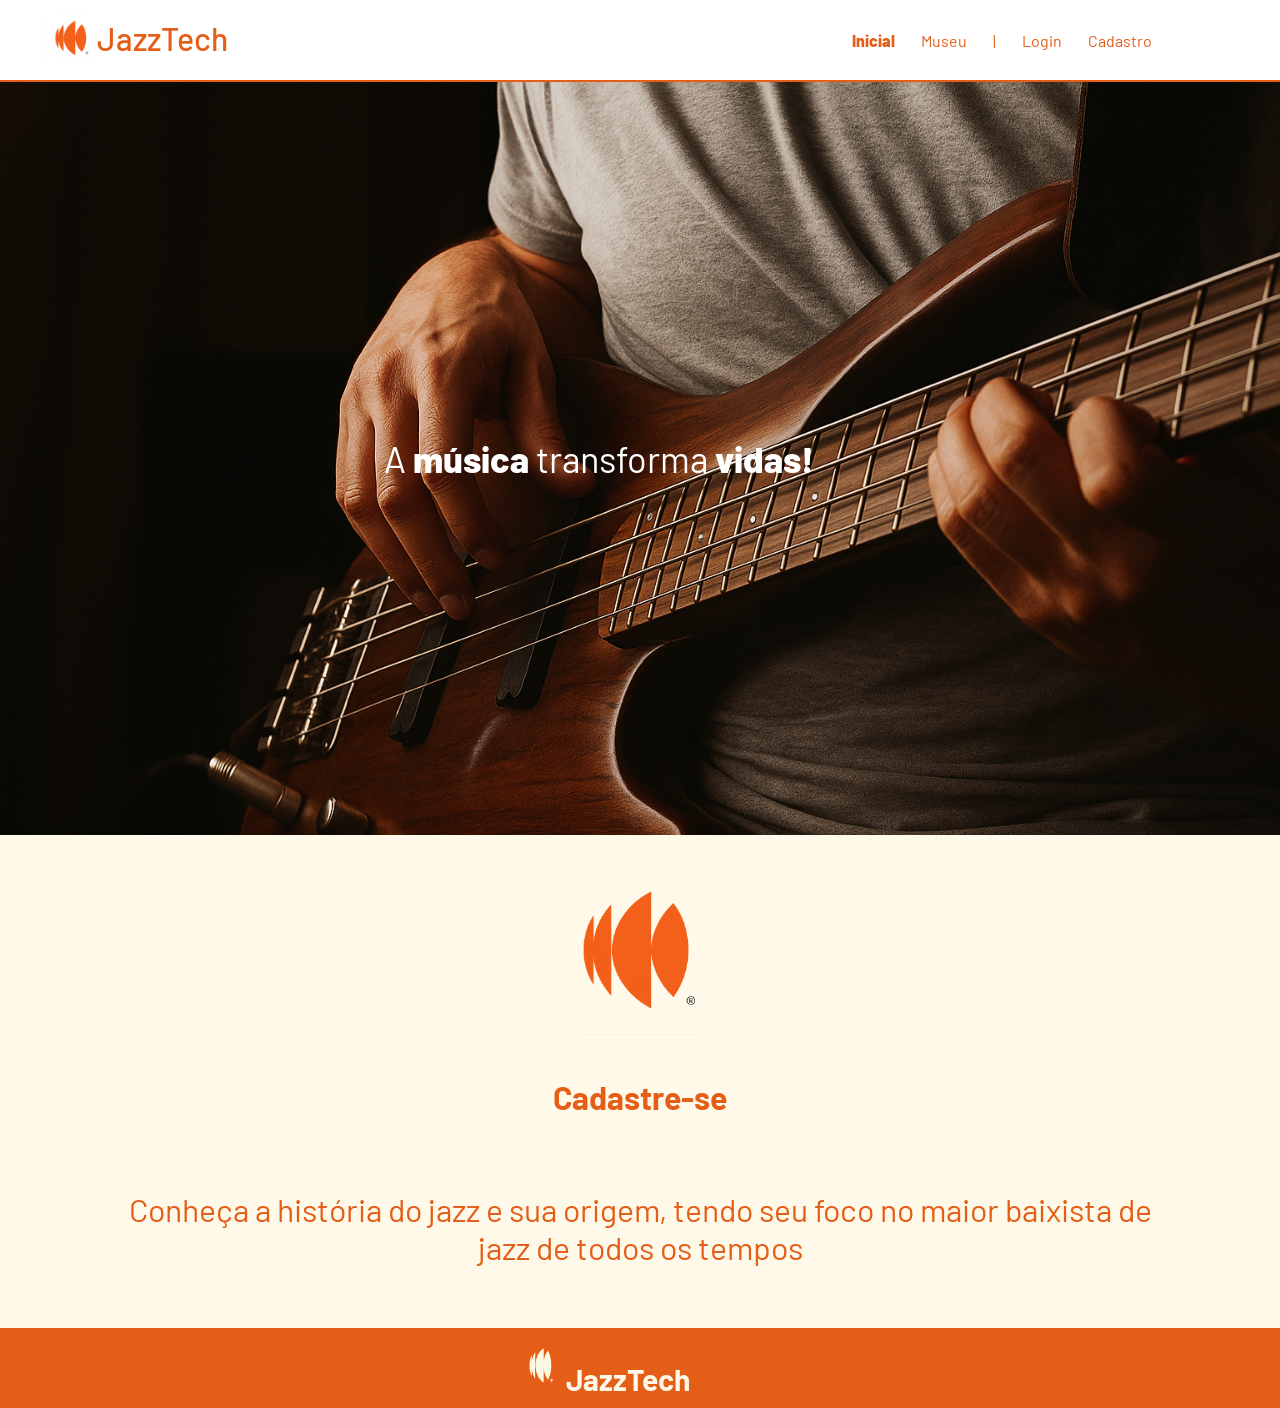
<file: jazztech/public/index.html>
<!DOCTYPE html>
<html lang="en">

<head>
  <meta charset="UTF-8">
  <meta http-equiv="X-UA-Compatible" content="IE=edge">
  <meta name="viewport" content="width=device-width, initial-scale=1.0">

  <title>JazzTech | Página Inicial</title>

  <script src="./js/sessao.js"></script>

  <link rel="stylesheet" href="./css/estilo.css">
  <link rel="icon" href="./assets/imgs/freemusic.png">
  <link rel="preconnect" href="https://fonts.gstatic.com">
</head>

<body>
  <div class="header">
    <div class="container">
      <div class="logo">
        <img class="logo" src="assets/imgs/freemusic.png" alt="Logo FreeMusic">
        <h1 class="titulo">JazzTech</h1>

      </div>

      <ul class="navbar">
        <li class="agora">
          <a href="#">Inicial</a>
        </li>
        <li>
          <a href="museu.html">Museu</a>
        </li>
        <li>|</li>
        <li>
          <a href="login.html">Login</a>
        </li>
        <li>
          <a href="cadastro.html">Cadastro</a>
        </li>
      </ul>

    </div>
  </div>

  <div class="banner">
    <div class="container">
      <p>A <span>música </span>transforma <span>vidas!</span></p>
    </div>
  </div>

  <div class="social">
    <div class="container">
      <div class="boxes">
        <div class="box">
          <img src="assets/imgs/freemusic.png">
          <a href="cadastro.html">
          <h4>Cadastre-se</h4>
          </li></a>
          <p>Conheça a história do <span> jazz</span> e sua origem, tendo seu foco no maior baixista de jazz de todos os tempos</p>
        </div>
      </div>
    </div>
  </div>

  <div class="footer">
    <div class="container">
      <div class="logo">
        <img class="logo" src="assets/imgs/freemusicbege.png" alt="Logo FreeMusic">
        <h1 class="titulo_footer">JazzTech</h1>

      </div>
    </div>
  </div>
</body>

</html>
</file>
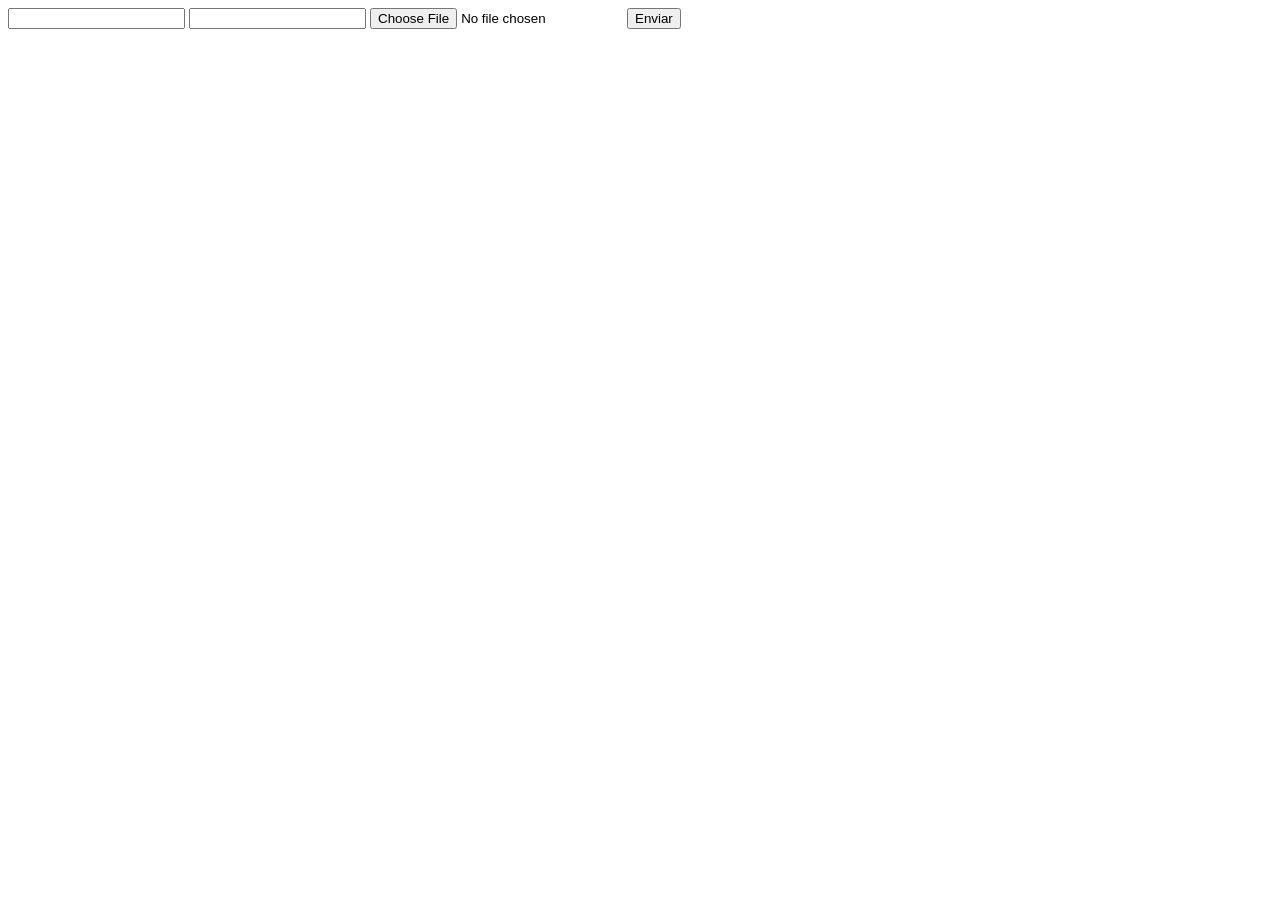
<file: jazztech/DOCUMENTOS_DE_APOIO/exemplo_de_upload_de_arquivo/public/index.html>
<!DOCTYPE html>
<html lang="en">

<head>
  <meta charset="UTF-8">
  <meta http-equiv="X-UA-Compatible" content="IE=edge">
  <meta name="viewport" content="width=device-width, initial-scale=1.0">
  <title>Upload</title>
</head>

<body>

  <div>
    <input name="nome" id="nome" type="text" />
    <input name="email" id="email" type="url" />
    <input name="foto" id="foto" type="file" />
    <button onclick="enviar()">Enviar</button>
  </div>

  <div id="container"></div>
</body>

</html>

<script>
  function enviar() {
    const formData = new FormData();
    formData.append('foto', foto.files[0])
    formData.append('nome', nome.value)
    formData.append('email', email.value)

    fetch("/usuarios/cadastro", {
      method: "POST",
      body: formData
    })
      .then(res => {
        window.location = "./perfil.html"
      })
      .catch(err => {
        console.log(err);
      })
  }
</script>
</file>
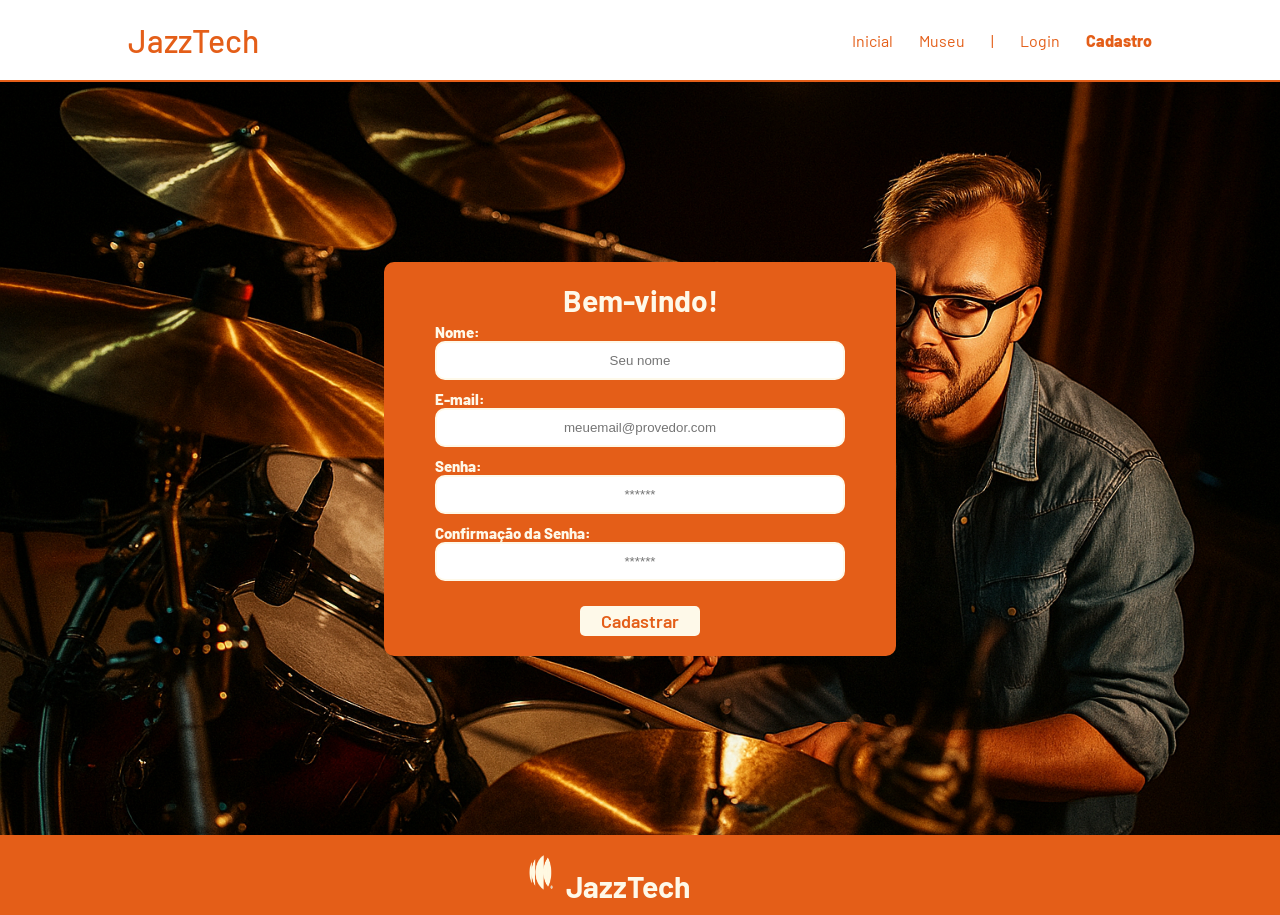
<file: jazztech/public/cadastro.html>
<!DOCTYPE html>
<html lang="pt-br">

<head>
  <meta charset="UTF-8" />
  <meta http-equiv="X-UA-Compatible" content="IE=edge" />
  <meta name="viewport" content="width=device-width, initial-scale=1.0" />

  <title>JazzTech | Cadastro</title>

  <script src="./js/sessao.js"></script>

  <link rel="stylesheet" href="./css/estilo.css" />
  <link rel="icon" href="./assets/imgs/freemusic.png">
  <link rel="preconnect" href="https://fonts.gstatic.com" />
</head>

<body>
  <!--header inicio-->
  <div class="header">
    <div class="container">
      <h1 class="titulo">JazzTech</h1>
      <ul class="navbar">
        <li>
          <a href="index.html">Inicial</a>
        </li>
        <li>
          <a href="museu.html">Museu</a>
        </li>
        <li>|</li>
        <li>
          <a href="login.html">Login</a>
        </li>
        <li class="agora">
          <a href="#">Cadastro</a>
        </li>
      </ul>
    </div>
  </div>
  <!--header fim-->

  <div class="login">
    <div class="alerta_erro">
      <div class="card_erro" id="cardErro">
        <span id="mensagem_erro"></span>
      </div>
    </div>
    <div class="container">
      <div class="card card-cadastro">
        <h2>Bem-vindo!</h2>
        <div class="formulario">
          <!--
                         Para inserir mais um campo, copie uma das inputs abaixo.
                         Assim que inserir vá para o script abaixo.
                     -->

          <div class="campo">
            <span>Nome:</span>
            <input id="nome_input" type="text" placeholder="Seu nome" />
          </div>
          <div class="campo">
            <span>E-mail:</span>
            <input id="email_input" type="text" placeholder="meuemail@provedor.com" />
          </div>
          <div class="campo">
            <span>Senha:</span>
            <input id="senha_input" type="password" placeholder="******" />
          </div>
          <div class="campo">
            <span>Confirmação da Senha:</span>
            <input id="confirmacao_senha_input" type="password" placeholder="******" />
          </div>
          <button class="botao" onclick="cadastrar()">Cadastrar</button>
        </div>
        <div id="div_aguardar" class="loading-div">
          <img src="./assets/aguarde-orange.gif" id="loading-gif" />
        </div>

        <div id="div_erros_login"></div>
      </div>
    </div>
  </div>

  <!--footer inicio-->
  <div class="footer">
    <div class="container">
      <div class="logo">
        <img class="logo" src="assets/imgs/freemusicbege.png" alt="Logo FreeMusic">
        <h1 class="titulo_footer">JazzTech</h1>

        <!--footer fim-->
</body>

</html>

<script>




  function cadastrar() {
    var nomeVar = nome_input.value;
    var emailVar = email_input.value;
    var senhaVar = senha_input.value;
    var confirmacaoSenhaVar = confirmacao_senha_input.value;
    //  ---------------------
    var vt_icon = ["@", "#", "$", "!", ",", ".", "&", "*"]
    var vt_numeros = ['1', '2', '3', '4', '5', '6', '7', '8', '9', '0']
    var validacao_icon = false
    var validacao_numeros = false
    //  ---------------------
    for (let index = 0; index < vt_icon.length; index++) {
      if (senhaVar.indexOf(vt_icon[index]) == -1) {
        validacao_icon = false
      } else {
        validacao_icon = true
        break
      }
    }
    for (let index = 0; index < vt_numeros.length; index++) {
      if (senhaVar.indexOf(vt_numeros[index]) == -1) {
        validacao_numeros = false
      } else {
        validacao_numeros = true
        break
      }
    }
    //  ---------------------  

    if (
      nomeVar == "" ||
      emailVar == "" ||
      senhaVar == "" ||
      confirmacaoSenhaVar == ""

    ) {
      cardErro.style.display = "block";
      mensagem_erro.innerHTML =
        "(Existem campos em branco)";
    }
    // // minhas validações 

    else if (!emailVar.includes('@')) {
      cardErro.style.display = "block";
      mensagem_erro.innerHTML =
        "(Seu email deve conter '@')";

    }
    else if (!validacao_icon) {
      cardErro.style.display = "block";
      mensagem_erro.innerHTML =
        "(Sua senha deve conter ao menos um caractere especial)";
    }
    else if (!validacao_numeros) {
      cardErro.style.display = "block";
      mensagem_erro.innerHTML =
        "(Sua senha deve conter ao menos um número)";

    }
    else if (senhaVar.length < 6) {
      cardErro.style.display = "block";
      mensagem_erro.innerHTML =
        "(Sua senha deve ser maior que 6 digitos)";
    }
    else if (senhaVar != confirmacaoSenhaVar) {
      cardErro.style.display = "block"
      mensagem_erro.innerHTML =
        "(Sua confirmação deve ser igual a sua senha)";
    }
    //  --------------------- 

    else {
      setInterval(sumirMensagem, 5000);

      // Enviando o valor da nova input
      fetch("/usuarios/cadastrar", {
        method: "POST",
        headers: {
          "Content-Type": "application/json",
        },
        body: JSON.stringify({
          // crie um atributo que recebe o valor recuperado aqui
          // Agora vá para o arquivo routes/usuario.js
          nomeServer: nomeVar,
          emailServer: emailVar,
          senhaServer: senhaVar,

        }),
      })
        .then(function (resposta) {
          console.log("resposta: ", resposta);

          if (resposta.ok) {
            cardErro.style.display = "block";

            mensagem_erro.innerHTML =
              "Cadastro realizado com sucesso! Redirecionando para tela de Login...";

            setTimeout(() => {
              window.location = "login.html";
            }, "2000");

            limparFormulario();
            finalizarAguardar();
          } else {
            throw "Houve um erro ao tentar realizar o cadastro!";
          }
        })
        .catch(function (resposta) {
          console.log(`#ERRO: ${resposta}`);
          finalizarAguardar();
        });

      return false;
    }
  }


  function sumirMensagem() {
    cardErro.style.display = "none";
  }

</script>
</file>
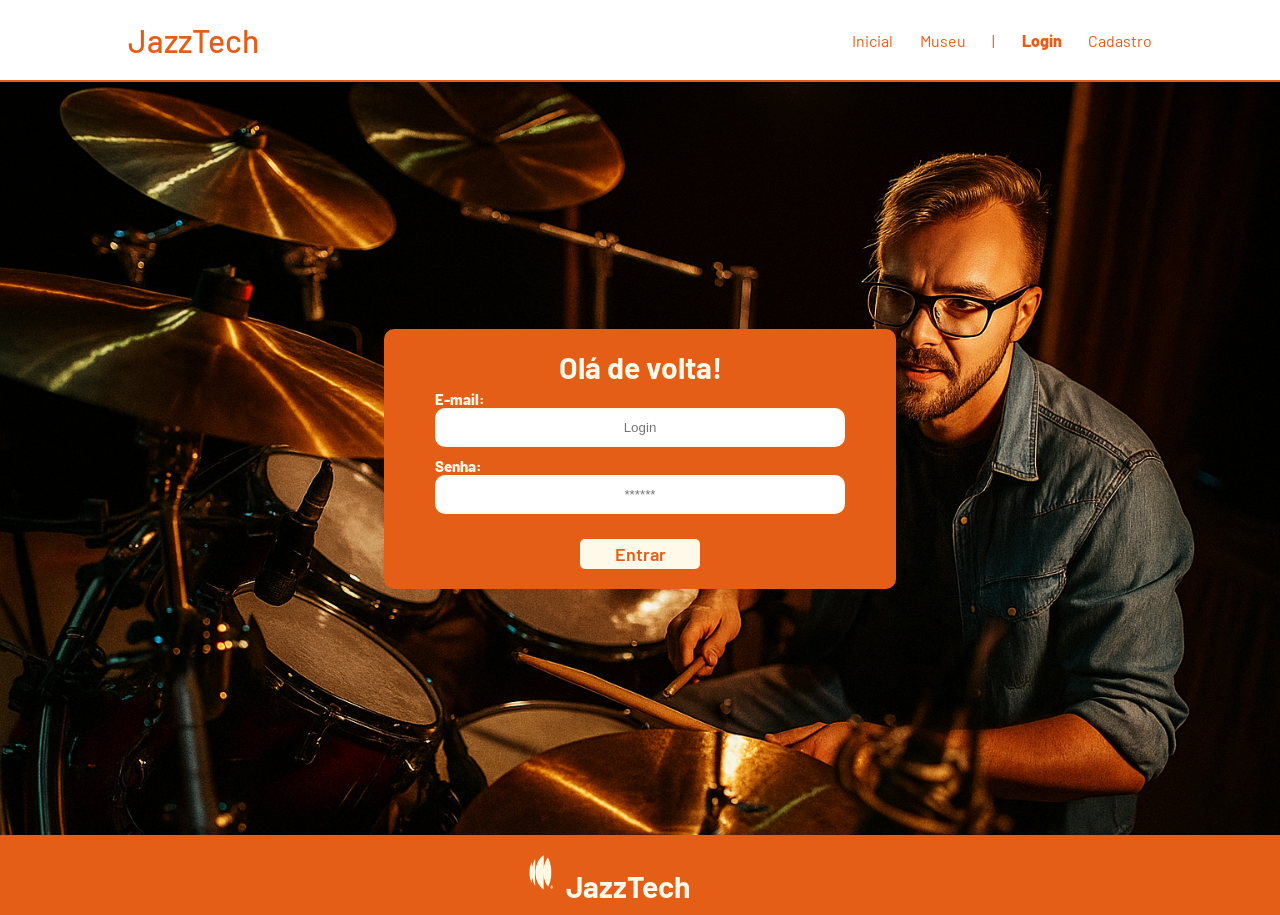
<file: jazztech/public/login.html>
<!DOCTYPE html>
<html lang="pt-br">

<head>
    <meta charset="UTF-8">
    <meta http-equiv="X-UA-Compatible" content="IE=edge">
    <meta name="viewport" content="width=device-width, initial-scale=1.0">

    <title>JazzTech | Login</title>

    <script src="./js/sessao.js"></script>

    <link rel="stylesheet" href="./css/estilo.css">
  <link rel="icon" href="./assets/imgs/freemusic.png">
    <link rel="preconnect" href="https://fonts.gstatic.com">
</head>

<body>

    <!--Header-->

    <div class="header">
        <div class="container">
            <h1 class="titulo">JazzTech</h1>
            <ul class="navbar">
                <li>
                    <a href="index.html">Inicial</a>
                </li>
                <li>
                    <a href="museu.html">Museu</a>
                </li>
                <li>|</li>
                <li class="agora">
                    <a href="#">Login</a>
                </li>
                <li>
                    <a href="cadastro.html">Cadastro</a>
                </li>
            </ul>
        </div>
    </div>


    <div class="login">
        <div class="alerta_erro">
            <div class="card_erro" id="cardErro">
                <span id="mensagem_erro"></span>
            </div>
        </div>
        <div class="container">
            <div class="card card-login">
                <h2>Olá de volta!</h2>
                <div class="formulario">
                    <div class="campo">
                        <span>E-mail:</span>
                        <input id="email_input" type="text" placeholder="Login">
                    </div>
                    <div class="campo">
                        <span>Senha:</span>
                        <input id="senha_input" type="password" placeholder="******">
                    </div>
                    <button class="botao" onclick="entrar()">Entrar</button>
                </div>

                <div id="div_aguardar" class="loading-div">
                    <img src="./assets/aguarde-orange.gif" id="loading-gif">
                </div>

                <div id="div_erros_login"></div>
            </div>
        </div>
    </div>

    <!--footer inicio-->
 <div class="footer">
    <div class="container">
      <div class="logo">
        <img class="logo" src="assets/imgs/freemusicbege.png" alt="Logo FreeMusic">
        <h1 class="titulo_footer">JazzTech</h1>

    <!--footer fim-->

</body>

</html>

<script>
    function entrar() {
        aguardar();

        var emailVar = email_input.value;
        var senhaVar = senha_input.value;

        if (emailVar == "" || senhaVar == "") {
            cardErro.style.display = "block"
            mensagem_erro.innerHTML = "(Existem campos em branco)";
            finalizarAguardar();
            return false;
        }
        else {
            setInterval(sumirMensagem, 5000)
        }

        console.log("FORM LOGIN: ", emailVar);
        console.log("FORM SENHA: ", senhaVar);

        fetch("/usuarios/autenticar", {
            method: "POST",
            headers: {
                "Content-Type": "application/json"
            },
            body: JSON.stringify({
                emailServer: emailVar,
                senhaServer: senhaVar
            })
        }).then(function (resposta) {
            console.log("ESTOU NO THEN DO entrar()!")

            if (resposta.ok) {
                console.log(resposta);

                resposta.json().then(json => {
                    console.log(json);
                    console.log(JSON.stringify(json));

                    sessionStorage.EMAIL_USUARIO = json.email;
                    sessionStorage.NOME_USUARIO = json.nome;
                    sessionStorage.ID_USUARIO = json.idUsuario;

                    setTimeout(function () {
                        window.location = "./dashboard/quiz.html";
                    }, 1000); // apenas para exibir o loading

                });

            } else {

                console.log("Houve um erro ao tentar realizar o login!");

                resposta.text().then(texto => {
                    console.error(texto);
                    finalizarAguardar(texto);
                });
            }

        }).catch(function (erro) {
            console.log(erro);
        })

        return false;
    }

    function sumirMensagem() {
        cardErro.style.display = "none"
    }

</script>
</file>
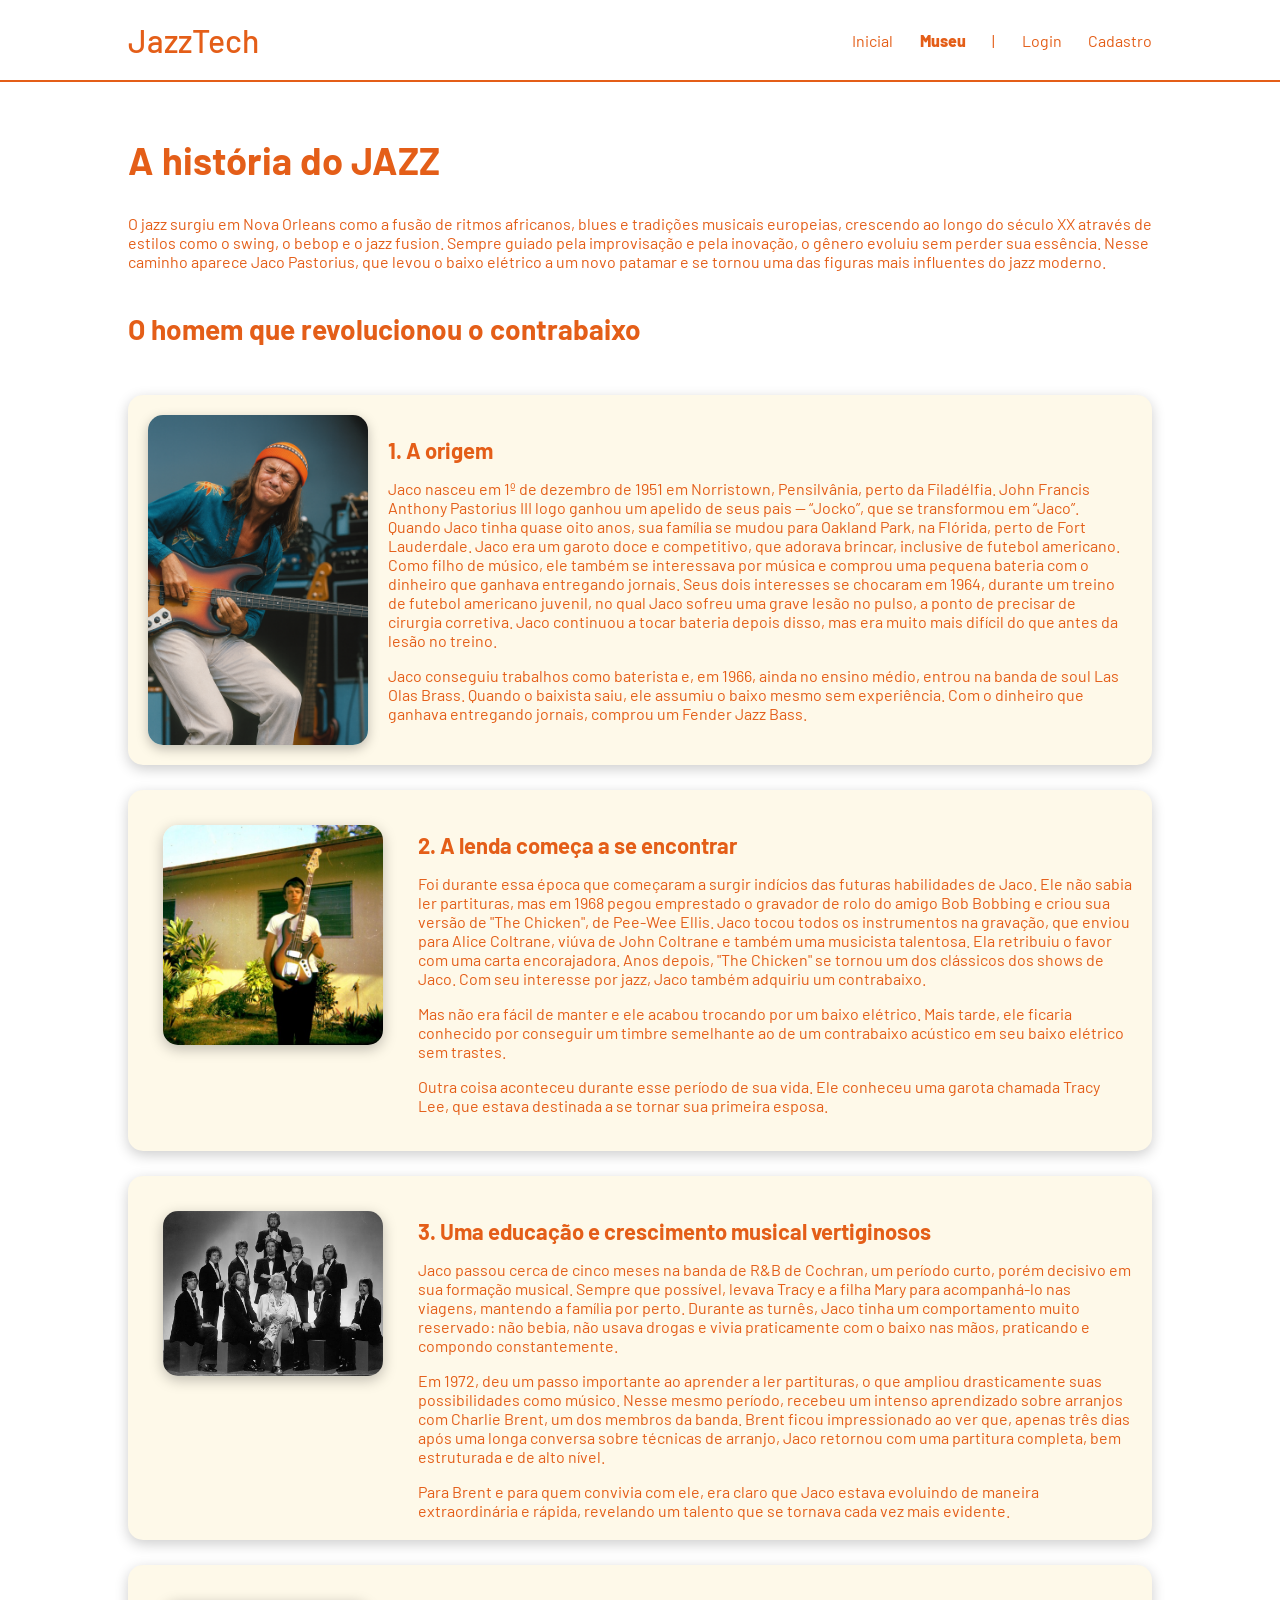
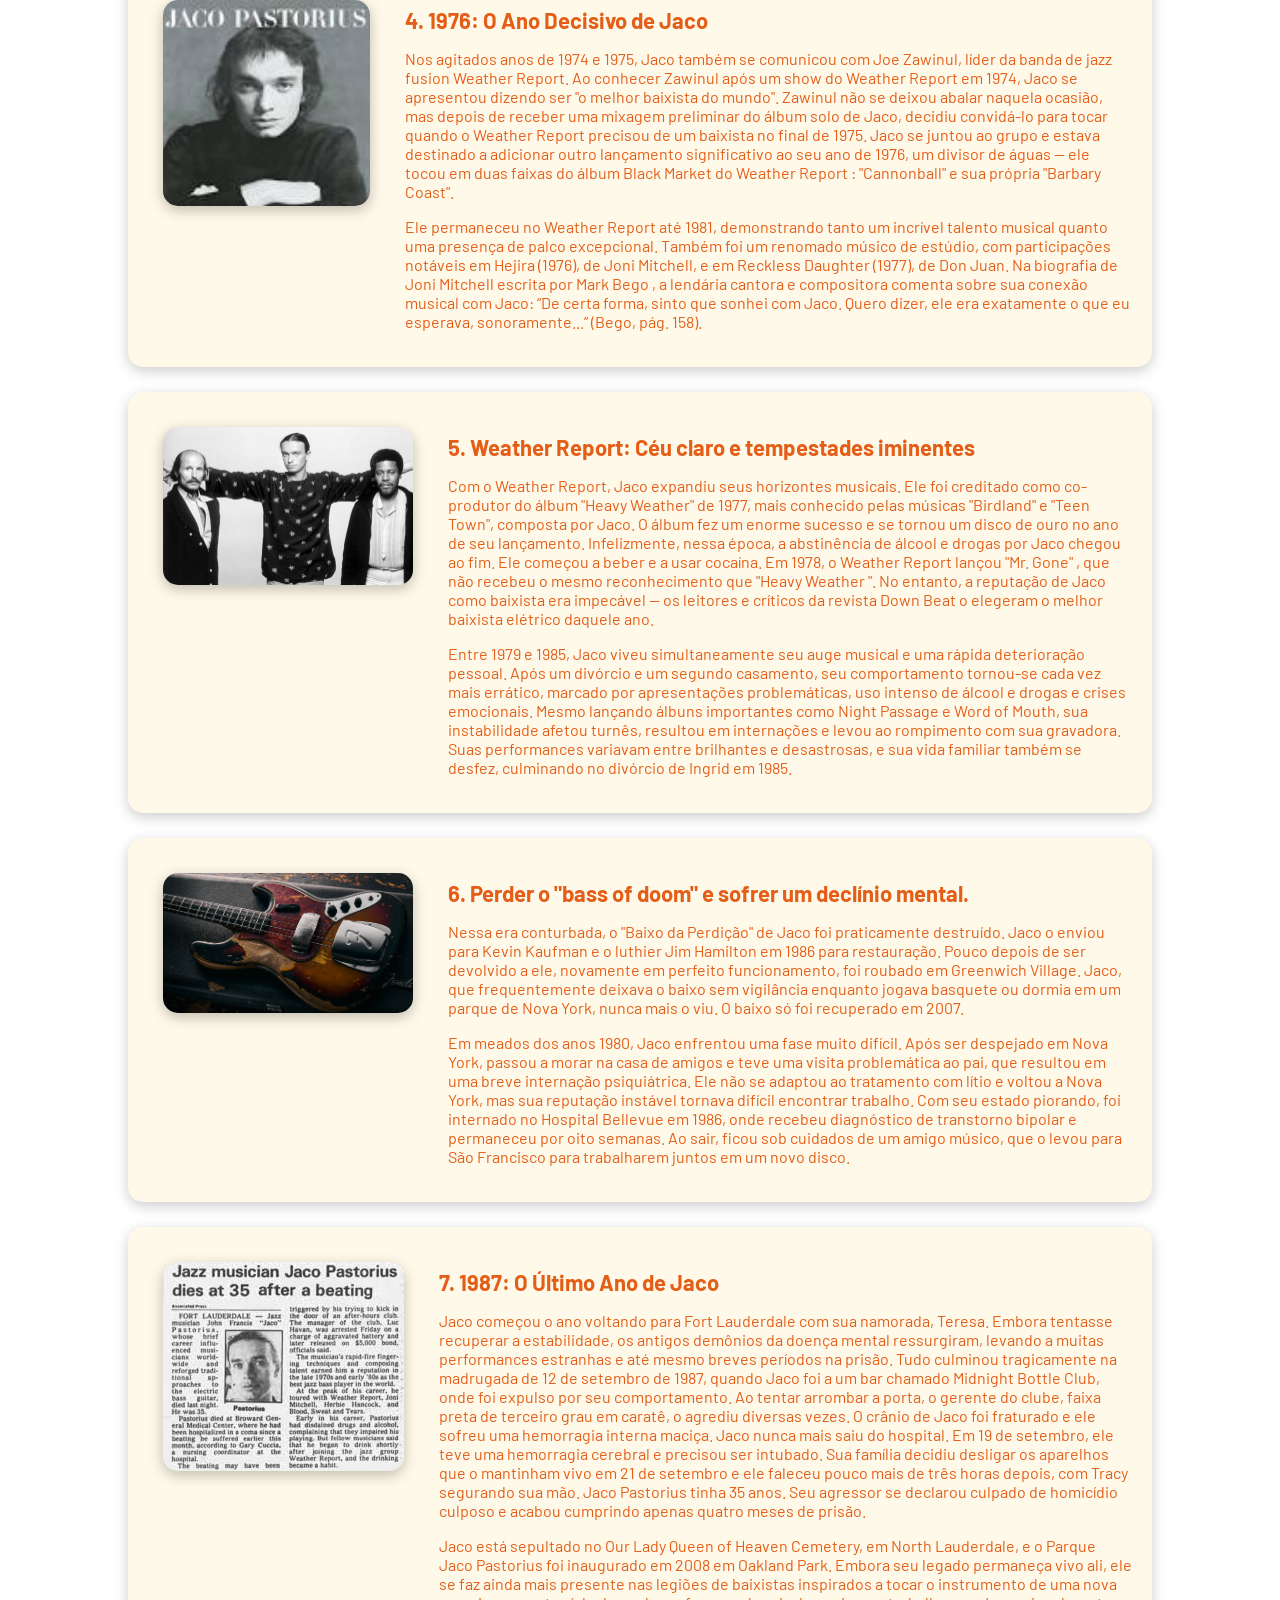
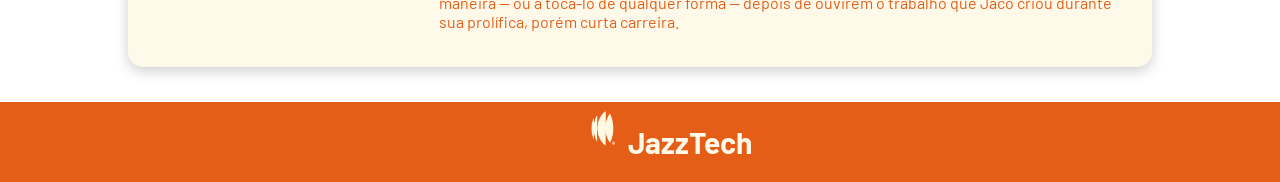
<file: jazztech/public/museu.html>
<!DOCTYPE html>
<html lang="pt-br">

<head>
    <meta charset="UTF-8">
    <meta http-equiv="X-UA-Compatible" content="IE=edge">
    <meta name="viewport" content="width=device-width, initial-scale=1.0">

    <title>JazzTech | Museu</title>

    <script src="./js/sessao.js"></script>

    <link rel="stylesheet" href="./css/estilo.css">
    <link rel="icon" href="./assets/imgs/freemusic.png">
    <link rel="preconnect" href="https://fonts.gstatic.com">
</head>

<body>

    <!--header início-->
    <div class="header">
        <div class="container">
            <h1 class="titulo">JazzTech</h1>
            <ul class="navbar">
                <li><a href="./index.html">Inicial</a></li>
                <li class="agora">Museu</li>
                <li>|</li>
                <li><a href="./login.html">Login</a></li>
                <li><a href="./cadastro.html">Cadastro</a></li>
            </ul>
        </div>
    </div>

    <!-- museu início -->
    <div class="museu">
        <div class="container">
            <h1>A história do JAZZ</h1>
            <p>
                O jazz surgiu em Nova Orleans como a fusão de ritmos africanos, blues e tradições musicais europeias,
                crescendo ao longo do século XX através de estilos como o swing, o bebop e o jazz fusion. Sempre guiado
                pela improvisação e pela inovação, o gênero evoluiu sem perder sua essência. Nesse caminho aparece
                Jaco Pastorius, que levou o baixo elétrico a um novo patamar e se tornou uma das figuras mais influentes
                do jazz moderno.
            </p>
            <h2>O homem que revolucionou o contrabaixo</h2>
            <div class="jaco-container1">
                <img src="./assets/imgs/jacoimg1.png" class="jacoimg1" alt="">

                <div class="texto-jaco1">
                    <h3>1. A origem</h3>
                    <p>
                        Jaco nasceu em 1º de dezembro de 1951 em Norristown, Pensilvânia, perto da Filadélfia. John
                        Francis Anthony Pastorius III logo ganhou um apelido de seus pais — “Jocko”, que se transformou
                        em “Jaco”.
                        Quando Jaco tinha quase oito anos, sua família se mudou para Oakland Park, na Flórida, perto de
                        Fort Lauderdale. Jaco era um garoto doce e competitivo, que adorava brincar, inclusive de
                        futebol americano. Como filho de músico, ele também se interessava por música e comprou uma
                        pequena bateria com o dinheiro que ganhava entregando jornais. Seus dois interesses se chocaram
                        em 1964, durante um treino de futebol americano juvenil, no qual Jaco sofreu uma grave lesão no
                        pulso, a ponto de precisar de cirurgia corretiva. Jaco continuou a tocar bateria depois disso,
                        mas era muito mais difícil do que antes da lesão no treino.
                    </p>
                    <p>
                        Jaco conseguiu trabalhos como baterista e, em 1966, ainda no ensino médio, entrou na banda de
                        soul Las Olas Brass. Quando o baixista saiu, ele assumiu o baixo mesmo sem experiência. Com o
                        dinheiro que ganhava entregando jornais, comprou um Fender Jazz Bass.
                    </p>
                </div>
            </div>
            <div class="jaco-container2">
                <img src="assets/imgs/jacocrianca.png" class="jacocrianca" alt="">


                <div class="texto-jaco2">
                    <h3>2. A lenda começa a se encontrar</h3>
                    <p>
                        Foi durante essa época que começaram a surgir indícios das futuras habilidades de Jaco. Ele não
                        sabia ler partituras, mas em 1968 pegou emprestado o gravador de rolo do amigo Bob Bobbing e
                        criou sua versão de "The Chicken", de Pee-Wee Ellis. Jaco tocou todos os instrumentos na
                        gravação, que enviou para Alice Coltrane, viúva de John Coltrane e também uma musicista
                        talentosa. Ela retribuiu o favor com uma carta encorajadora. Anos depois, "The Chicken" se
                        tornou um dos clássicos dos shows de Jaco. Com seu interesse por jazz, Jaco também adquiriu um
                        contrabaixo.</p>
                    <p>
                        Mas não era fácil de manter e ele acabou trocando por um baixo elétrico. Mais tarde, ele ficaria
                        conhecido por conseguir um timbre semelhante ao de um contrabaixo acústico em seu baixo elétrico
                        sem trastes.</p>
                    <p>
                        Outra coisa aconteceu durante esse período de sua vida. Ele conheceu uma garota chamada Tracy
                        Lee, que estava destinada a se tornar sua primeira esposa.
                    </p>
                </div>
            </div>
            <div class="jaco-container3">
                <img src="assets/imgs/cochran.png" class="cochran" alt="">
                <div class="texto-jaco3">
                    <h3>3. Uma educação e crescimento musical vertiginosos</h3>
                    <p>
                        Jaco passou cerca de cinco meses na banda de R&B de Cochran, um período curto, porém decisivo em
                        sua formação musical. Sempre que possível, levava Tracy e a filha Mary para acompanhá-lo nas
                        viagens, mantendo a família por perto. Durante as turnês, Jaco tinha um comportamento muito
                        reservado: não bebia, não usava drogas e vivia praticamente com o baixo nas mãos, praticando e
                        compondo constantemente. </p>
                    <p>
                        Em 1972, deu um passo importante ao aprender a ler partituras, o que ampliou drasticamente suas
                        possibilidades como músico. Nesse mesmo período, recebeu um intenso aprendizado sobre arranjos
                        com Charlie Brent, um dos membros da banda. Brent ficou impressionado ao ver que, apenas três
                        dias após uma longa conversa sobre técnicas de arranjo, Jaco retornou com uma partitura
                        completa, bem estruturada e de alto nível.</p> Para Brent e para quem convivia com ele, era
                    claro que Jaco estava evoluindo de maneira extraordinária e rápida, revelando um talento que se
                    tornava cada vez mais evidente.

                </div>
            </div>
            <div class="jaco-container4">
                <img src="assets/imgs/jacopastoriusalbum.png" class="jacopastoriusalbum" alt="">
                <div class="texto-jaco4">
                    <h3>4. 1976: O Ano Decisivo de Jaco</h3>
                    <p>
                        Nos agitados anos de 1974 e 1975, Jaco também se comunicou com Joe Zawinul, líder da banda de
                        jazz fusion Weather Report. Ao conhecer Zawinul após um show do Weather Report em 1974, Jaco se
                        apresentou dizendo ser "o melhor baixista do mundo". Zawinul não se deixou abalar naquela
                        ocasião, mas depois de receber uma mixagem preliminar do álbum solo de Jaco, decidiu convidá-lo
                        para tocar quando o Weather Report precisou de um baixista no final de 1975. Jaco se juntou ao
                        grupo e estava destinado a adicionar outro lançamento significativo ao seu ano de 1976, um
                        divisor de águas — ele tocou em duas faixas do álbum Black Market do Weather Report :
                        "Cannonball" e sua própria "Barbary Coast".</p>
                    <p>
                        Ele permaneceu no Weather Report até 1981, demonstrando tanto um incrível talento musical quanto
                        uma presença de palco excepcional. Também foi um renomado músico de estúdio, com participações
                        notáveis ​​em Hejira (1976), de Joni Mitchell, e em Reckless Daughter (1977), de Don Juan. Na
                        biografia de Joni Mitchell escrita por Mark Bego , a lendária cantora e compositora comenta
                        sobre sua conexão musical com Jaco: “De certa forma, sinto que sonhei com Jaco. Quero dizer, ele
                        era exatamente o que eu esperava, sonoramente...” (Bego, pág. 158).

                </div>
            </div>
            <div class="jaco-container5">
                <img src="assets/imgs/weatherreport.png" class="weatherreport" alt="">
                <div class="texto-jaco5">
                    <h3>5. Weather Report: Céu claro e tempestades iminentes</h3>
                    <p>
                        Com o Weather Report, Jaco expandiu seus horizontes musicais. Ele foi creditado como co-produtor
                        do álbum "Heavy Weather" de 1977, mais conhecido pelas músicas "Birdland" e "Teen Town",
                        composta por Jaco. O álbum fez um enorme sucesso e se tornou um disco de ouro no ano de seu
                        lançamento. Infelizmente, nessa época, a abstinência de álcool e drogas por Jaco chegou ao fim.
                        Ele começou a beber e a usar cocaína. Em 1978, o Weather Report lançou "Mr. Gone" , que não
                        recebeu o mesmo reconhecimento que "Heavy Weather ". No entanto, a reputação de Jaco como
                        baixista era impecável — os leitores e críticos da revista Down Beat o elegeram o melhor
                        baixista elétrico daquele ano.</p>
                    <p>
                        Entre 1979 e 1985, Jaco viveu simultaneamente seu auge musical e uma rápida deterioração
                        pessoal. Após um divórcio e um segundo casamento, seu comportamento tornou-se cada vez mais
                        errático, marcado por apresentações problemáticas, uso intenso de álcool e drogas e crises
                        emocionais. Mesmo lançando álbuns importantes como Night Passage e Word of Mouth, sua
                        instabilidade afetou turnês, resultou em internações e levou ao rompimento com sua gravadora.
                        Suas performances variavam entre brilhantes e desastrosas, e sua vida familiar também se desfez,
                        culminando no divórcio de Ingrid em 1985.</p>
                </div>
            </div>
            <div class="jaco-container6">
                <img src="assets/imgs/bassofdoom.png" class="bassofdoom" alt="">
                <div class="texto-jaco6">
                    <h3>6. Perder o "bass of doom" e sofrer um declínio mental.</h3>
                    <p>
                        Nessa era conturbada, o "Baixo da Perdição" de Jaco foi praticamente destruído. Jaco o enviou
                        para Kevin Kaufman e o luthier Jim Hamilton em 1986 para restauração. Pouco depois de ser
                        devolvido a ele, novamente em perfeito funcionamento, foi roubado em Greenwich Village. Jaco,
                        que frequentemente deixava o baixo sem vigilância enquanto jogava basquete ou dormia em um
                        parque de Nova York, nunca mais o viu. O baixo só foi recuperado em 2007.</p>
                    <p>
                        Em meados dos anos 1980, Jaco enfrentou uma fase muito difícil. Após ser despejado em Nova York,
                        passou a morar na casa de amigos e teve uma visita problemática ao pai, que resultou em uma
                        breve internação psiquiátrica. Ele não se adaptou ao tratamento com lítio e voltou a Nova York,
                        mas sua reputação instável tornava difícil encontrar trabalho. Com seu estado piorando, foi
                        internado no Hospital Bellevue em 1986, onde recebeu diagnóstico de transtorno bipolar e
                        permaneceu por oito semanas. Ao sair, ficou sob cuidados de um amigo músico, que o levou para
                        São Francisco para trabalharem juntos em um novo disco.</p>
                </div>
            </div>
            <div class="jaco-container7">
                <img src="assets/imgs/jacomorte.png" class="jacomorte" alt="">
                <div class="texto-jaco7">
                    <h3>7. 1987: O Último Ano de Jaco</h3>
                    <p>
                        Jaco começou o ano voltando para Fort Lauderdale com sua namorada, Teresa. Embora tentasse
                        recuperar a estabilidade, os antigos demônios da doença mental ressurgiram, levando a muitas
                        performances estranhas e até mesmo breves períodos na prisão. Tudo culminou tragicamente na
                        madrugada de 12 de setembro de 1987, quando Jaco foi a um bar chamado Midnight Bottle Club, onde
                        foi expulso por seu comportamento. Ao tentar arrombar a porta, o gerente do clube, faixa preta
                        de terceiro grau em caratê, o agrediu diversas vezes. O crânio de Jaco foi fraturado e ele
                        sofreu uma hemorragia interna maciça. Jaco nunca mais saiu do hospital. Em 19 de setembro, ele
                        teve uma hemorragia cerebral e precisou ser intubado. Sua família decidiu desligar os aparelhos
                        que o mantinham vivo em 21 de setembro e ele faleceu pouco mais de três horas depois, com Tracy
                        segurando sua mão. Jaco Pastorius tinha 35 anos. Seu agressor se declarou culpado de homicídio
                        culposo e acabou cumprindo apenas quatro meses de prisão.</p>
                    <p>
                        Jaco está sepultado no Our Lady Queen of Heaven Cemetery, em North Lauderdale, e o Parque Jaco
                        Pastorius foi inaugurado em 2008 em Oakland Park. Embora seu legado permaneça vivo ali, ele se
                        faz ainda mais presente nas legiões de baixistas inspirados a tocar o instrumento de uma nova
                        maneira — ou a tocá-lo de qualquer forma — depois de ouvirem o trabalho que Jaco criou durante
                        sua prolífica, porém curta carreira.</p>
                </div>
            </div>

        </div>
    </div>
    <!-- museu fim -->

    <!--footer início-->
    <div class="footer">
        <div class="container">
            <img class="logo" src="assets/imgs/freemusicbege.png" alt="Logo FreeMusic">
            <h1 class="titulo_footer">JazzTech</h1>
        </div>
    </div>
    <!--footer fim-->

</body>

</html>
</file>
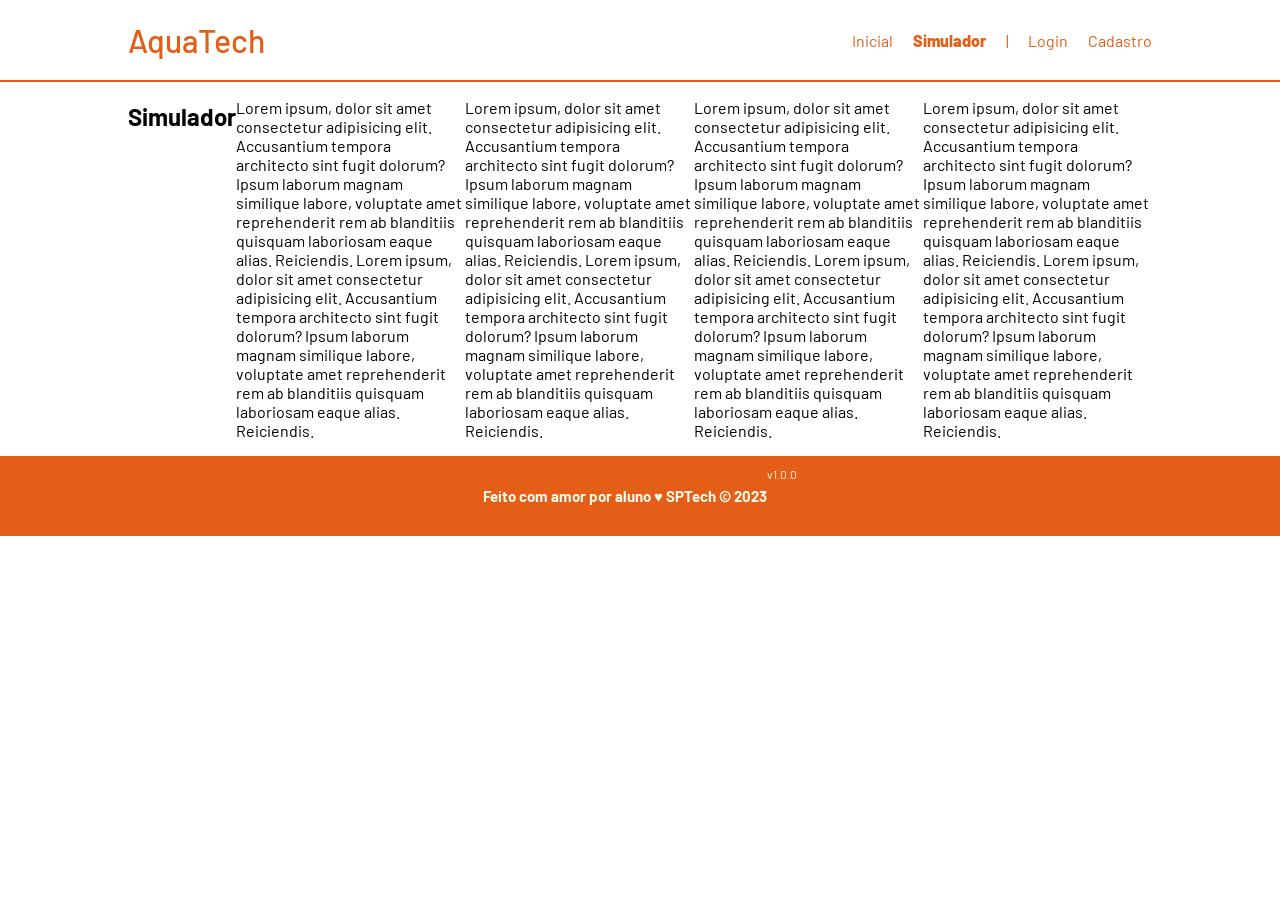
<file: jazztech/public/simulador.html>
<!DOCTYPE html>
<html lang="pt-br">

<head>
    <meta charset="UTF-8">
    <meta http-equiv="X-UA-Compatible" content="IE=edge">
    <meta name="viewport" content="width=device-width, initial-scale=1.0">

    <title>AquaTech | Simulador</title>

    <script src="./js/sessao.js"></script>

    <link rel="stylesheet" href="./css/estilo.css">
    <link rel="icon" href="./assets/icon/favicon2.ico">
    <link rel="preconnect" href="https://fonts.gstatic.com">
</head>

<body>

    <!--header inicio-->
    <div class="header">
        <div class="container">
            <h1 class="titulo">AquaTech</h1>
            <ul class="navbar">
                <li>
                    <a href="./index.html">Inicial</a>
                </li>
                <li class="agora">Simulador</li>
                <li>|</li>
                <li>
                    <a href="./login.html">Login</a>
                </li>
                <li>
                    <a href="./login.html">Cadastro</a>
                </li>
            </ul>
        </div>
    </div>


    <!-- simulador inicio -->
    <div class="simulador">
        <div class="container">
            <h2>Simulador</h2>
            <p>Lorem ipsum, dolor sit amet consectetur adipisicing elit. Accusantium tempora architecto sint fugit
                dolorum? Ipsum laborum magnam similique labore, voluptate amet reprehenderit rem ab blanditiis quisquam
                laboriosam eaque alias. Reiciendis. Lorem ipsum, dolor sit amet consectetur adipisicing elit.
                Accusantium tempora architecto sint fugit dolorum? Ipsum laborum magnam similique labore, voluptate amet
                reprehenderit rem ab blanditiis quisquam laboriosam eaque alias. Reiciendis.</p>
            <p>Lorem ipsum, dolor sit amet consectetur adipisicing elit. Accusantium tempora architecto sint fugit
                dolorum? Ipsum laborum magnam similique labore, voluptate amet reprehenderit rem ab blanditiis quisquam
                laboriosam eaque alias. Reiciendis. Lorem ipsum, dolor sit amet consectetur adipisicing elit.
                Accusantium tempora architecto sint fugit dolorum? Ipsum laborum magnam similique labore, voluptate amet
                reprehenderit rem ab blanditiis quisquam laboriosam eaque alias. Reiciendis.</p>
            <p>Lorem ipsum, dolor sit amet consectetur adipisicing elit. Accusantium tempora architecto sint fugit
                dolorum? Ipsum laborum magnam similique labore, voluptate amet reprehenderit rem ab blanditiis quisquam
                laboriosam eaque alias. Reiciendis. Lorem ipsum, dolor sit amet consectetur adipisicing elit.
                Accusantium tempora architecto sint fugit dolorum? Ipsum laborum magnam similique labore, voluptate amet
                reprehenderit rem ab blanditiis quisquam laboriosam eaque alias. Reiciendis.</p>
            <p>Lorem ipsum, dolor sit amet consectetur adipisicing elit. Accusantium tempora architecto sint fugit
                dolorum? Ipsum laborum magnam similique labore, voluptate amet reprehenderit rem ab blanditiis quisquam
                laboriosam eaque alias. Reiciendis. Lorem ipsum, dolor sit amet consectetur adipisicing elit.
                Accusantium tempora architecto sint fugit dolorum? Ipsum laborum magnam similique labore, voluptate amet
                reprehenderit rem ab blanditiis quisquam laboriosam eaque alias. Reiciendis.</p>

        </div>
    </div>
    <!-- simulador fim -->

    <!--footer inicio-->
    <div class="footer">
        <div class="container">
            <h4>Feito com amor por aluno &hearts; SPTech &copy; 2023</h4>
            <span class="version">v1.0.0</span>
        </div>
    </div>
    <!--footer fim-->


</body>

</html>
</file>
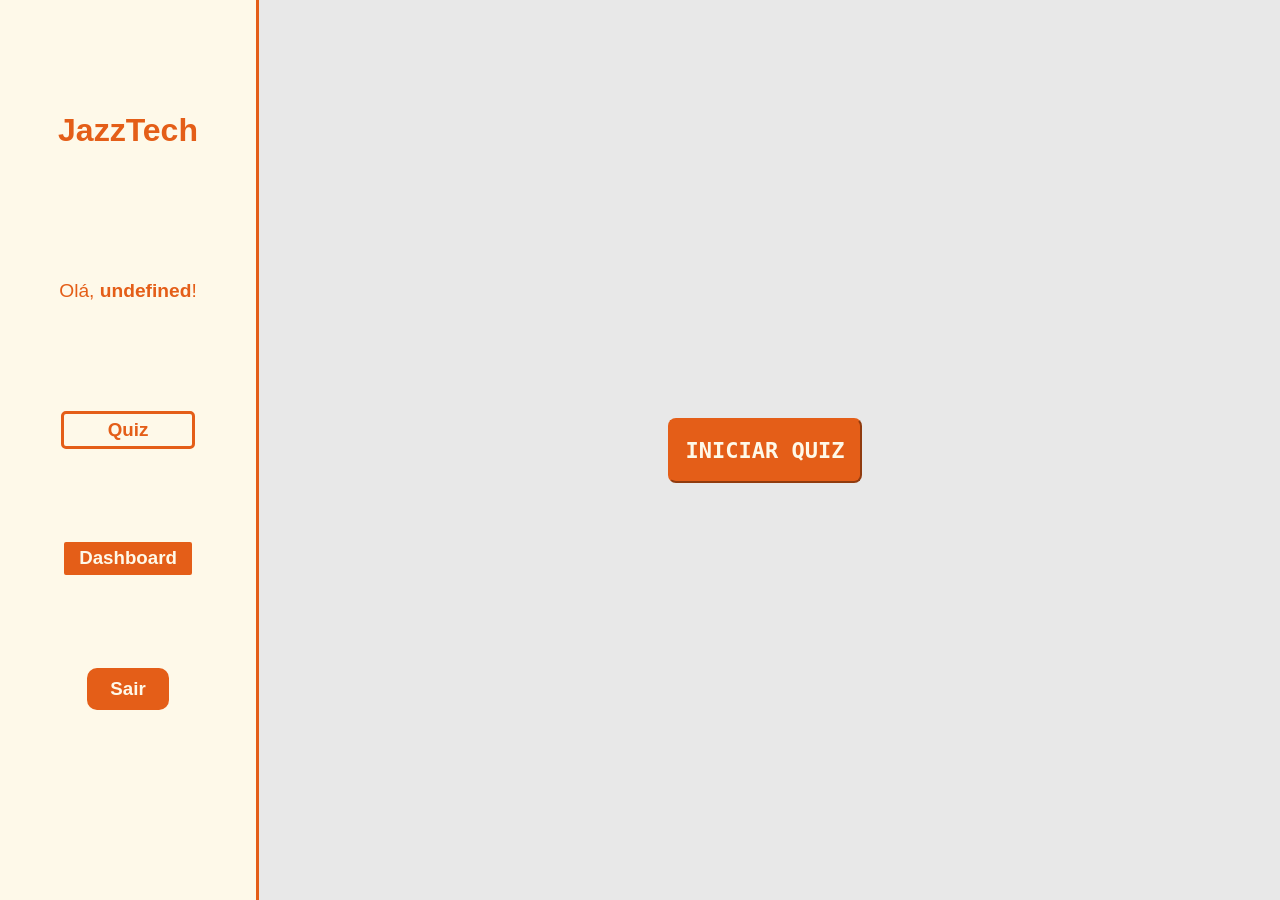
<file: jazztech/public/dashboard/quiz.html>
<!DOCTYPE html>
<html lang="pt-br">

<head>
    <link rel="shortcut icon" href="../assets/imgs/freemusic.png" type="image/x-icon">
    <meta charset="UTF-8">
    <meta http-equiv="X-UA-Compatible" content="IE=edge">
    <meta name="viewport" content="width=device-width, initial-scale=1.0">
    <title>JazzTech | Quiz</title>


    <link rel="stylesheet" href="./../css/dashboards.css">
    <!-- <link rel="stylesheet" href="./../css/estilo.css" /> -->

    <script src="../js/sessao.js"></script>
    <link rel="preconnect" href="https://fonts.gstatic.com">
    <link
        href="https://fonts.googleapis.com/css2?family=Exo+2:ital,wght@0,100;0,200;0,300;0,400;0,500;0,600;0,700;0,800;0,900;1,100;1,200;1,300;1,400;1,500;1,600;1,700;1,800;1,900&display=swap"
        rel="stylesheet">
</head>

<body>

    <div class="janela">

        <div class="header-left dash-header">

            <h1>JazzTech</h1>

            <div class="hello">
                <h3>Olá, <span id="b_usuario">usuário</span>!</h3>
            </div>

            <div class="btn-nav">
                <h3>Quiz</h3>
            </div>

            <div class="btn-nav-white">
                <a href="./dashboard.html">
                    <h3>Dashboard</h3>
                </a>
            </div>

            <div class="btn-logout" onclick="limparSessao()">
                <h3>Sair</h3>
            </div>

        </div>
        <div class="botaozin">
            <button id="btnIniciarQuiz" onclick="iniciarQuiz()">INICIAR QUIZ</button>

        </div>
        <div style="display: none;" class="dash" id="dash">
            <div id="pontuacaoEJogo">

                <div id="pontuacao" class="flex-colunar width-fit-content border-primary">
                    <div id="pontuacaoDuranteJogo" class="flex-colunar padding-8">
                        <span class="width-fit-content">Quantidade de acertos: <span id="spanCertas"></span></span>
                        <span class="width-fit-content">Quantidade de erros: <span id="spanErradas"></span></span>
                    </div>
                    <div id="pontuacaoFinalJogo" class="flex-colunar padding-8">
                        <span id="pontuacaoFinal" class="width-fit-content">Pontuação Final:
                            <span id="spanPontuacaoFinal">***</span>
                        </span>
                        <span id="msgFinal" class="width-fit-content">***</span>
                    </div>
                </div>

                <div id="jogo" class="width-fit-content flex-colunar border-secondary">

                    <div id="infoQuestao" class="padding-8">
                        <span>Questão atual: <span id="spanNumeroDaQuestaoAtual"></span> de <span
                                id="qtdQuestoes"></span>
                            questões.</span>
                    </div>

                    <div id="perguntaDaQuestaoAtual" class="padding-8">
                        <span id="spanQuestaoExibida" class="text-bold"></span>
                    </div>

                    <div id="infoAlternativas" class="padding-8">
                        <span><em>Escolha uma opção dentre as abaixo:</em></span>
                    </div>

                    <div id="opcoes" class="flex-colunar padding-8">
                        <span>
                            <input type="radio" id="primeiraOpcao" name="option" class="radio" value="alternativaA" />
                            <label for="primeiraOpcao" class="option" id="labelOpcaoUm"></label>
                        </span>
                        <span>
                            <input type="radio" id="segundaOpcao" name="option" class="radio" value="alternativaB" />
                            <label for="segundaOpcao" class="option" id="labelOpcaoDois"></label>
                        </span>
                        <span>
                            <input type="radio" id="terceiraOpcao" name="option" class="radio" value="alternativaC" />
                            <label for="terceiraOpcao" class="option" id="labelOpcaoTres"></label>
                        </span>
                        <span>
                            <input type="radio" id="quartaOpcao" name="option" class="radio" value="alternativaD" />
                            <label for="quartaOpcao" class="option" id="labelOpcaoQuatro"></label>
                        </span>
                    </div>

                    <div id="botoes" class="botoes">
                        <div class="submeter">
                            <button onclick="submeter()" id="btnSubmeter">Submeter resposta</button>
                        </div>
                        <div class="proximo">
                            <button onclick="avancar()" id="btnProx" disabled>Avançar para próxima questão</button>
                        </div>
                        <div class="tentarNovamente">
                            <button onclick="tentarNovamente()" id="btnTentarNovamente" disabled>Tentar
                                novamente</button>
                        </div>
                    </div>

                </div>
            </div>

        </div>

    </div>

</body>

<script>
    b_usuario.innerHTML = sessionStorage.NOME_USUARIO;
    const listaDeQuestoes = [
        {
            pergunta: "Jaco Pastorius ficou mundialmente conhecido por popularizar qual tipo específico de baixo?",
            alternativaA: "Baixo acústico",
            alternativaB: "Baixo fretless",
            alternativaC: "Baixo de seis cordas",
            alternativaD: "Baixo barítono",
            alternativaCorreta: "alternativaB"
        },
        {
            pergunta: "Em qual banda de jazz fusion Jaco ganhou grande destaque internacional na década de 1970?",
            alternativaA: "Weather Report",
            alternativaB: "Return to Forever",
            alternativaC: "Yellowjackets",
            alternativaD: "Mahavishnu Orchestra",
            alternativaCorreta: "alternativaA"
        },
        {
            pergunta: "Qual álbum solo de Jaco é frequentemente considerado revolucionário para o baixo elétrico?",
            alternativaA: "Heavy Weather",
            alternativaB: "Birds of Fire",
            alternativaC: "Jaco Pastorius (1976)",
            alternativaD: "Black Market",
            alternativaCorreta: "alternativaC"
        },
        {
            pergunta: "Além de baixista, Jaco também era conhecido por qual outra função musical?",
            alternativaA: "Luthier",
            alternativaB: "Regente",
            alternativaC: "Produtor e arranjador",
            alternativaD: "Criador de efeitos digitais",
            alternativaCorreta: "alternativaC"
        },
        {
            pergunta: "Uma das marcas registradas de Jaco era seu uso criativo de qual recurso musical?",
            alternativaA: "Harmônicos",
            alternativaB: "Glissandos infinitos",
            alternativaC: "Distorção pesada",
            alternativaD: "Acordes com palheta",
            alternativaCorreta: "alternativaA"
        },
        {
            pergunta: "Qual é uma das composições mais famosas de Jaco?",
            alternativaA: "Spain",
            alternativaB: "Portrait of Tracy",
            alternativaC: "Giant Steps",
            alternativaD: "So What",
            alternativaCorreta: "alternativaB"
        },
        {
            pergunta: "De qual país Jaco Pastorius era natural?",
            alternativaA: "Brasil",
            alternativaB: "Inglaterra",
            alternativaC: "Estados Unidos",
            alternativaD: "Canadá",
            alternativaCorreta: "alternativaC"
        },
        {
            pergunta: "Qual característica ajudava a definir o som do 'Bass of Doom'?",
            alternativaA: "Captadores ativos",
            alternativaB: "Corpo de grafite",
            alternativaC: "Ausência de trastes",
            alternativaD: "Cordas de nylon",
            alternativaCorreta: "alternativaC"
        }
    ]

    // variáveis globais    
    let numeroDaQuestaoAtual = 0
    let pontuacaoFinal = 0
    let tentativaIncorreta = 0
    let certas = 0
    let erradas = 0
    let quantidadeDeQuestoes = listaDeQuestoes.length
    let idQuiz = 1;
    // let idUsuario = 1;

    function onloadEsconder() {
        document.getElementById('pontuacao').style.display = "none"
        document.getElementById('jogo').style.display = "none"
    }

    function iniciarQuiz() {
        dash.style.display = "block";
        document.getElementById('pontuacao').style.display = "flex"
        document.getElementById('jogo').style.display = "flex"
        document.getElementById('btnIniciarQuiz').style.display = "none"

        document.getElementById('qtdQuestoes').innerHTML = quantidadeDeQuestoes

        preencherHTMLcomQuestaoAtual(0)

        btnSubmeter.disabled = false
        btnProx.disabled = true
        // btnConcluir.disabled = true
        btnTentarNovamente.disabled = true
    }

    function preencherHTMLcomQuestaoAtual(index) {
        habilitarAlternativas(true)
        const questaoAtual = listaDeQuestoes[index]
        numeroDaQuestaoAtual = index
        console.log("questaoAtual")
        console.log(questaoAtual)
        document.getElementById("spanNumeroDaQuestaoAtual").innerHTML = Number(index) + 1 // ajustando porque o index começa em 0
        document.getElementById("spanQuestaoExibida").innerHTML = questaoAtual.pergunta;
        document.getElementById("labelOpcaoUm").innerHTML = questaoAtual.alternativaA;
        document.getElementById("labelOpcaoDois").innerHTML = questaoAtual.alternativaB;
        document.getElementById("labelOpcaoTres").innerHTML = questaoAtual.alternativaC;
        document.getElementById("labelOpcaoQuatro").innerHTML = questaoAtual.alternativaD;
    }

    function submeter() {
        const options = document.getElementsByName("option"); // recupera alternativas no html

        let hasChecked = false
        for (let i = 0; i < options.length; i++) {
            if (options[i].checked) {
                hasChecked = true
                break
            }
        }

        if (!hasChecked) {
            alert("Não há alternativas escolhidas. Escolha uma opção.")
        } else {
            btnSubmeter.disabled = true
            btnProx.disabled = false

            habilitarAlternativas(false)

            checarResposta()
        }
    }

    function habilitarAlternativas(trueOrFalse) {
        let opcaoEscolhida = trueOrFalse ? false : true

        primeiraOpcao.disabled = opcaoEscolhida
        segundaOpcao.disabled = opcaoEscolhida
        terceiraOpcao.disabled = opcaoEscolhida
        quartaOpcao.disabled = opcaoEscolhida

    }

    function avancar() {
        btnProx.disabled = true
        btnSubmeter.disabled = false

        desmarcarRadioButtons()

        if (numeroDaQuestaoAtual < quantidadeDeQuestoes - 1) {
            preencherHTMLcomQuestaoAtual(numeroDaQuestaoAtual)
        } else if (numeroDaQuestaoAtual == quantidadeDeQuestoes - 1) {
            preencherHTMLcomQuestaoAtual(numeroDaQuestaoAtual)
        } else {
            finalizarJogo()
        }
        limparCoresBackgroundOpcoes()
    }

    function tentarNovamente() {
        // atualiza a página
        window.location.reload()
    }

    function checarResposta() {
        const questaoAtual = listaDeQuestoes[numeroDaQuestaoAtual] // questão atual 
        const respostaQuestaoAtual = questaoAtual.alternativaCorreta // qual é a resposta correta da questão atual

        const options = document.getElementsByName("option"); // recupera alternativas no html

        let alternativaCorreta = null // variável para armazenar a alternativa correta

        options.forEach((option) => {
            if (option.value === respostaQuestaoAtual) {
                alternativaCorreta = option.labels[0].id
                console.log("alternativaCorreta está no componente: " + alternativaCorreta)
            }
        })

        // verifica se resposta assinalada é correta
        options.forEach((option) => {
            if (option.checked === true && option.value === respostaQuestaoAtual) {
                document.getElementById(alternativaCorreta).classList.add("text-success-with-bg")
                pontuacaoFinal++
                certas++
                document.getElementById("spanCertas").innerHTML = certas
                numeroDaQuestaoAtual++
            } else if (option.checked && option.value !== respostaQuestaoAtual) {
                const wrongLabelId = option.labels[0].id

                document.getElementById(wrongLabelId).classList.add("text-danger-with-bg")
                document.getElementById(alternativaCorreta).classList.add("text-success-with-bg")
                tentativaIncorreta++
                erradas++
                document.getElementById("spanErradas").innerHTML = erradas
                numeroDaQuestaoAtual++
            }
        })
    }

    function limparCoresBackgroundOpcoes() {
        const options = document.getElementsByName("option");
        options.forEach((option) => {
            document.getElementById(option.labels[0].id).classList.remove("text-danger-with-bg")
            document.getElementById(option.labels[0].id).classList.remove("text-success-with-bg")
        })
    }

    function desmarcarRadioButtons() {
        const options = document.getElementsByName("option");
        for (let i = 0; i < options.length; i++) {
            options[i].checked = false;
        }
    }

    function finalizarJogo() {
        let idUsuario = sessionStorage.ID_USUARIO;

        let textoParaMensagemFinal = null
        let classComCoresParaMensagemFinal = null
        const porcentagemFinalDeAcertos = pontuacaoFinal / quantidadeDeQuestoes

        if (porcentagemFinalDeAcertos <= 0.3) {
            textoParaMensagemFinal = "Parece que você não estudou..."
            classComCoresParaMensagemFinal = "text-danger-with-bg"
        }
        else if (porcentagemFinalDeAcertos > 0.3 && porcentagemFinalDeAcertos < 0.9) {
            textoParaMensagemFinal = "Pode melhorar na próxima, hein!"
            classComCoresParaMensagemFinal = "text-warning-with-bg"
        }
        else if (porcentagemFinalDeAcertos >= 0.9) {
            textoParaMensagemFinal = "Uau, parabéns!"
            classComCoresParaMensagemFinal = "text-success-with-bg"
        }



        document.getElementById('msgFinal').innerHTML = textoParaMensagemFinal
        document.getElementById('msgFinal').classList.add(classComCoresParaMensagemFinal)
        document.getElementById('spanPontuacaoFinal').innerHTML = pontuacaoFinal

        document.getElementById('jogo').classList.add("text-new-gray")

        btnProx.disabled = true
        btnSubmeter.disabled = true
        // btnConcluir.disabled = true
        btnTentarNovamente.disabled = false

        // fetch
        fetch(`/quiz/cadastrarTentativa/${idUsuario}`, {
            method: "POST",
            headers: {
                "Content-Type": "application/json"
            },
            body: JSON.stringify({
                idQuiz: idQuiz,
                pontuacao: pontuacaoFinal,
                acertos: certas,
                erros: erradas
            })
        })
            .then(function (resposta) {
                console.log("resposta:", resposta);

                if (resposta.ok) {
                    console.log("Tentativa registrada no banco!");
                } else {
                    throw "Erro ao cadastrar tentativa!";
                }
            })
            .catch(function (erro) {
                console.log("#ERRO:", erro);
            });
    }

</script>

</html>
</file>
<file: jazztech/public/css/estilo.css>
@import url('https://fonts.googleapis.com/css2?family=Barlow:ital,wght@0,100;0,200;0,300;0,400;0,500;0,600;0,700;0,800;0,900;1,100;1,200;1,300;1,400;1,500;1,600;1,700;1,800;1,900&display=swap');

body {
  margin: 0;
  padding: 0;
  font-family: 'Barlow', 'Segoe UI', 'Segoe UI', Tahoma, Geneva, Verdana, sans-serif;
  background-color: rgba(254, 249, 233),
}

:root {
  --tamanho-header: 80px;
  --tamanho-banner: calc(100vh - var(--tamanho-header) - var(--tamanho-footer) - 2px);
  --tamanho-museu: calc(100vh - var(--tamanho-header) - var(--tamanho-footer) - 2px);
  --tamanho-login: calc(100vh - var(--tamanho-header) - var(--tamanho-footer) - 2px);
  --tamanho-footer: 65px;
}

.container {
  display: flex;
  width: 80%;
  margin: auto;
  justify-content: center;
}

.header {
  height: var(--tamanho-header);
  border-bottom: 2px solid rgba(228, 94, 24);
}

.header .container {
  justify-content: space-between;
  align-items: center;
  height: 100%;
}

.header a {
  text-decoration: none;
  color: rgba(228, 94, 24);
}

.agora {
  font-weight: 800;
}

.navbar {
  width: 300px;
  display: flex;
  align-items: center;
  justify-content: space-between;
  list-style: none;
  color: rgba(228, 94, 24);
}

.titulo {
  color: rgba(228, 94, 24);
  width: fit-content;
  font-weight: 500;
  justify-content: end;
  align-content: center;

}

.header h1 {
  margin: 0;
}

.logo {
  display: flex;
  width: 50px;
  height: 50px;
  justify-content: flex-end;
  margin-bottom: 5px;
  margin-left: 50px
}


/* BANNER */

.banner {
  height: var(--tamanho-banner);
  color: white;
  background-image: url('../assets/imgs/baixohome.png');
  background-size: cover;
}

.banner .container {
  justify-content: center;
  align-items: center;
  height: 100%;
}

.banner .container p {
  width: 50%;
  margin: 0;
  padding: 0;
  font-size: 36px;
}

.banner .container span {
  font-weight: 800;
}

/* MISSÃO VISÃO VALORES */

.social {
  background-color: rgba(254, 249, 233);
  display: flex;
}

.social .container {
  justify-content: center;
}

.box img {
  width: 170px;
}

.social .container .boxes {
  display: flex;
  justify-content: center;
  width: 100%;
  padding: 30px 0;

}

.box a {
  text-decoration: none;
  color: rgba(228, 94, 24);
  font-size: xx-large;
}

.box p {
  color: rgba(228, 94, 24);
  font-size: xx-large;
}


.social p {
  text-align: center;
}

.box {
  display: flex;
  flex-direction: column;
  align-items: center;
  justify-content: center;
}

/* FOOTER */

.footer {
  background-color: rgba(228, 94, 24);
  height: 80px;
  color: rgba(254, 249, 233);
  display: flex;
  font-size: 15px;
}

.titulo_footer {
  color: rgba(254, 249, 233);
}


.footer .container {
  justify-content: center;
  text-align: center;
}

.footer .container .version {
  font-size: 12px;
}


/* LOGIN */

.login {
  height: var(--tamanho-login);
  background-image: url('../assets/imgs/baterialogin_cadastro.png');
  background-size: cover;
}

.login .container {
  justify-content: center;
  align-items: center;
  height: 100%;
}

.card {
  width: 50%;
  background-color: rgba(228, 94, 24);
  border-radius: 10px;
  display: flex;
  align-items: center;
  justify-content: space-evenly;
  color: rgba(254, 249, 233);
  flex-direction: column;
  height: fit-content;
  padding: 20px 0;
}

.card h2 {
  margin: 0;
  font-size: 30px;
}

.formulario {
  display: flex;
  height: 90%;
  width: 80%;
  justify-content: space-around;
  flex-direction: column;
}

.formulario span {
  font-size: 15px;
  font-weight: 800;
}

.formulario input {
  border: 2px solid rgba(254, 249, 233);
  text-align: center;
  border-radius: 10px;
  margin: 0;
}

.formulario select {
  border: 2px solid rgba(254, 249, 233);
  background-color: rgba(254, 249, 233);
  color: gray;
  height: 36px;
  text-align: center;
  border-radius: 10px;
  margin: 0;
}

.campo {
  display: flex;
  flex-direction: column;
  justify-content: start;
  padding: 5px 0;
}

.botao {
  cursor: pointer;
  font-family: "Barlow", sans-serif;
  border: 0;
  border-radius: 5px;
  font-weight: 600;
  font-size: 18px;
  color: rgba(228, 94, 24);
  background-color: rgba(254, 249, 233);
  width: 120px;
  height: 30px;
  align-self: center;
  margin-top: 20px;
}

.loading-div {
  width: 50px;
  display: none;
}

.loading-div img {
  height: 50px;
  width: 50px;
}

#div_erros_login {
  display: none
}

input {
  margin-bottom: 10px;
  border: 2px solid #32b9cd;
  padding: 10px;
  text-align: center;
  border-radius: 10px;
}

/* MUSEU */
.museu {
  color: rgba(228, 94, 24);
  padding-top: 20px;
}

.museu h1 {
  font-size: 38px;
  margin-bottom: 15px;

}

.museu h2 {
  margin-top: 25px;
  font-size: 28px;
}

.museu .container {
  flex-direction: column;
  margin-top: 10px;
  margin-bottom: 35px;

}

.jaco-container1 {
  display: flex;
  align-items: flex-start;
  gap: 20px;
  margin-top: 25px;
  background-color: rgba(254, 249, 233);
  padding: 20px;
  border-radius: 15px;
  box-shadow: 0 4px 14px rgba(0, 0, 0, 0.2);
}

.jacoimg1 {
  width: 220px;
  border-radius: 15px;
  box-shadow: 0 4px 12px rgba(0, 0, 0, 0.25);
}

.texto-jaco1 h3 {
  font-size: 22px;
  color: rgba(228, 94, 24);
  margin-bottom: 10px;
}

.jaco-container2 {
  display: flex;
  align-items: flex-start;
  gap: 20px;
  margin-top: 25px;
  background-color: rgba(254, 249, 233);
  padding: 20px;
  border-radius: 15px;
  box-shadow: 0 4px 14px rgba(0, 0, 0, 0.2);
}

.jacocrianca {
  width: 220px;
  border-radius: 15px;
  display: block;
  margin: 15px;
  box-shadow: 0 4px 14px rgba(0, 0, 0, 0.25);
}

.texto-jaco2 h3 {
  font-size: 22px;
  color: rgba(228, 94, 24);
  margin-bottom: 10px;
}

.jaco-container3 {
  display: flex;
  align-items: flex-start;
  gap: 20px;
  margin-top: 25px;
  background-color: rgba(254, 249, 233);
  padding: 20px;
  border-radius: 15px;
  box-shadow: 0 4px 14px rgba(0, 0, 0, 0.2);
}

.cochran {
  width: 220px;
  border-radius: 15px;
  display: block;
  margin: 15px;
  box-shadow: 0 4px 14px rgba(0, 0, 0, 0.25);
}

.texto-jaco3 h3 {
  font-size: 22px;
  color: rgba(228, 94, 24);
  margin-bottom: 10px;
}

.jaco-container4 {
  display: flex;
  align-items: flex-start;
  gap: 20px;
  margin-top: 25px;
  background-color: rgba(254, 249, 233);
  padding: 20px;
  border-radius: 15px;
  box-shadow: 0 4px 14px rgba(0, 0, 0, 0.2);
}

.jacopastoriusalbum {
  width: 1400px;
  border-radius: 15px;
  display: block;
  margin: 15px;
  box-shadow: 0 4px 14px rgba(0, 0, 0, 0.25);
}

.texto-jaco4 h3 {
  font-size: 22px;
  color: rgba(228, 94, 24);
  margin-bottom: 10px;
}

.jaco-container5 {
  display: flex;
  align-items: flex-start;
  gap: 20px;
  margin-top: 25px;
  background-color: rgba(254, 249, 233);
  padding: 20px;
  border-radius: 15px;
  box-shadow: 0 4px 14px rgba(0, 0, 0, 0.2);
}

.weatherreport {
  width: 250px;
  border-radius: 15px;
  display: block;
  margin: 15px;
  box-shadow: 0 4px 14px rgba(0, 0, 0, 0.25);
}

.texto-jaco5 h3 {
  font-size: 22px;
  color: rgba(228, 94, 24);
  margin-bottom: 10px;
}

.jaco-container6 {
  display: flex;
  align-items: flex-start;
  gap: 20px;
  margin-top: 25px;
  background-color: rgba(254, 249, 233);
  padding: 20px;
  border-radius: 15px;
  box-shadow: 0 4px 14px rgba(0, 0, 0, 0.2);
}

.bassofdoom {
  width: 250px;
  border-radius: 15px;
  display: block;
  margin: 15px;
  box-shadow: 0 4px 14px rgba(0, 0, 0, 0.25);
}

.texto-jaco6 h3 {
  font-size: 22px;
  color: rgba(228, 94, 24);
  margin-bottom: 10px;
}

.jaco-container7 {
  display: flex;
  align-items: flex-start;
  gap: 20px;
  margin-top: 25px;
  background-color: rgba(254, 249, 233);
  padding: 20px;
  border-radius: 15px;
  box-shadow: 0 4px 14px rgba(0, 0, 0, 0.2);
}

.jacomorte {
  width: 250px;
  border-radius: 15px;
  display: block;
  margin: 15px;
  box-shadow: 0 4px 14px rgba(0, 0, 0, 0.25);
}

.texto-jaco7 h3 {
  font-size: 22px;
  color: rgba(228, 94, 24);
  margin-bottom: 10px;
}
</file>
<file: jazztech/public/css/dashboards.css>
/* pagina mural */

@import url('https://fonts.googleapis.com/css2?family=Barlow:ital,wght@0,100;0,200;0,300;0,400;0,500;0,600;0,700;0,800;0,900;1,100;1,200;1,300;1,400;1,500;1,600;1,700;1,800;1,900&display=swap');

body {
  margin: 0;
  padding: 0;
  font-family: 'Barlow', 'Segoe UI', 'Segoe UI', Tahoma, Geneva, Verdana, sans-serif;
}



/* pagina graficos */

.dash-header {
  background-color: #212124;
}

.dash {
  width: 80%;
  position: absolute;
  top: 0;
  margin-left: 280px;
  right: 0;
  background-color: rgba(254, 249, 233);
  height: 100vh;
  overflow: auto;
}

.botaozin {
  display: flex;
  justify-content: center;
  align-items: center;
  height: 100vh;
  margin-left: 250px
}


.btn-chart {
  font-family: 'Barlow', 'Segoe UI', 'Segoe UI', Tahoma, Geneva, Verdana, sans-serif;
  border: 0;
  font-weight: 600;
  font-size: 18px;
  padding: 10px 15px;
  color: rgba(228, 94, 24);
  background-color: rgba(254, 249, 233);
  margin: 5px;
  border-radius: 3px;
  cursor: pointer
}

.btn-pink {
  color: rgba(254, 249, 233);
  background-color: rgba(228, 94, 24);
}

.btn-white {
  color: rgba(228, 94, 24);
  background-color: rgba(254, 249, 233);

}

.label-captura {
  height: 80px;
}

.display-none {
  display: none;
}

.display-flex {
  display: flex;
}

.display-block {
  display: block;
}

canvas {
  width: 80% !important;
  height: 80% !important;
}

/* PAGINA DOS GRÁFICOS 2023 */

.header-left a {
  text-decoration: none;
  color: rgba(254, 249, 233);
}

.header-left {
  position: fixed;
  top: 0;
  left: 0;
  z-index: 999;
  height: 100vh;
  width: 20%;
  display: flex;
  flex-direction: column;
  justify-content: space-evenly;
  align-items: center;
  border-right: 3px solid rgba(228, 94, 24);
  background-color: rgba(254, 249, 233);
}

.header-left h1 {
  color: rgba(228, 94, 24);
}

.hello {
  width: 100%;
  display: flex;
  justify-content: center;
}

.hello h3 {
  color: rgba(228, 94, 24);
  font-weight: 300;
  font-size: 1.2rem;
}

.hello h3 span {
  font-weight: 800;
}

.btn-nav {
  width: 40%;
  color: rgba(228, 94, 24);
  background-color: rgba(254, 249, 233);
  border: 3px solid rgba(228, 94, 24);
  border-radius: 5px;
  text-align: center;
  padding: 2% 5%;
}

.btn-nav-white {
  width: 40%;
  background-color: rgba(228, 94, 24);
  border: 3px solid rgba(254, 249, 233);
  border-radius: 5px;
  text-align: center;
  padding: 2% 5%;
}

.btn-nav-white h3 {
  color: rgba(254, 249, 233);
  padding: 0;
  margin: 0;
}

.btn-nav h3,
.btn-logout h3 {
  margin: 0;
  padding: 0;
}

.btn-logout {
  margin: 0;
  padding: 0;
  width: 20%;
  background-color: rgba(228, 94, 24);
  color: rgba(254, 249, 233);
  border-radius: 10px;
  text-align: center;
  padding: 10px 15px;
  margin-bottom: 100px;
  cursor: pointer;
}

.grafico1 {
  display: flex;
  justify-content: center;
  align-items: center;
  width: 100%;
  margin-top: 40px;
  /* border-color: rgba(228, 94, 24); */
}

.kpis {
  display: flex;
  justify-content: center;
  justify-content: space-evenly;
  margin-top: 40px;
  margin-bottom: 25px;
}

.kpi {
  background-color: var(--primary-brand-color);
  border: 1px solid var(--secondary-brand-color);
  padding: 10px 20px;
  border-radius: 12px;
  width: 200px;
  text-align: center;
}

.kpi h3 {
  font-size: 18px;
  margin-bottom: 10px;
  color: var(--secondary-brand-color);
}

.kpi span {
  font-size: 28px;
  color: var(--secondary-brand-color);
  font-weight: bold;
}


/*  VEIO DO DATA VIZ */

:root {
  --primary-brand-color: rgba(228, 94, 24);
  --secondary-brand-color: rgba(254, 249, 233);
  --success: #198754;
  --success-dark: #095c36;
  --success-light: #9dd3ba;
  --warning: #ffc107;
  --warning-dark: #705400;
  --warning-light: #fdebb3;
  --danger: #dc3545;
  --danger-dark: #990c19;
  --danger-light: #f0c1c6;
  --new-gray: #CCCCCC;
  --new-black: #212427;
  --new-white: #E8E8E8;
}

body {
  color: var(--new-black);
  background-color: var(--new-white);
  font-family: Verdana, Geneva, Tahoma, sans-serif;
}

button {
  display: flex;
  justify-content: center;
  align-items: center;
  font-family: monospace;
  font-weight: bold;
  background-color: var(--primary-brand-color);
  color: var(--secondary-brand-color);
  border-color: var(--primary-brand-color);
  padding: 18px 16px;
  font-size: 22px;
  border-radius: 8px;
}

.botoes {
  display: flex;
  flex-direction: row;
  justify-content: space-evenly;
  padding: 8px 16px;
  font-size: 12px;
  border-radius: 8px;
}

.flex-colunar {
  display: flex;
  flex-direction: column;
}

.padding-8 {
  padding: 8px;
}

.text-bold {
  font-weight: bold;
}

.text-success-with-bg {
  color: var(--success-dark);
  background-color: var(--success-light);
}

.text-warning-with-bg {
  color: var(--warning-dark);
  background-color: var(--warning-light);
}

.text-danger-with-bg {
  color: var(--danger-dark);
  background-color: var(--danger-light);
}

.text-new-gray {
  color: var(--new-gray);
}
</file>
